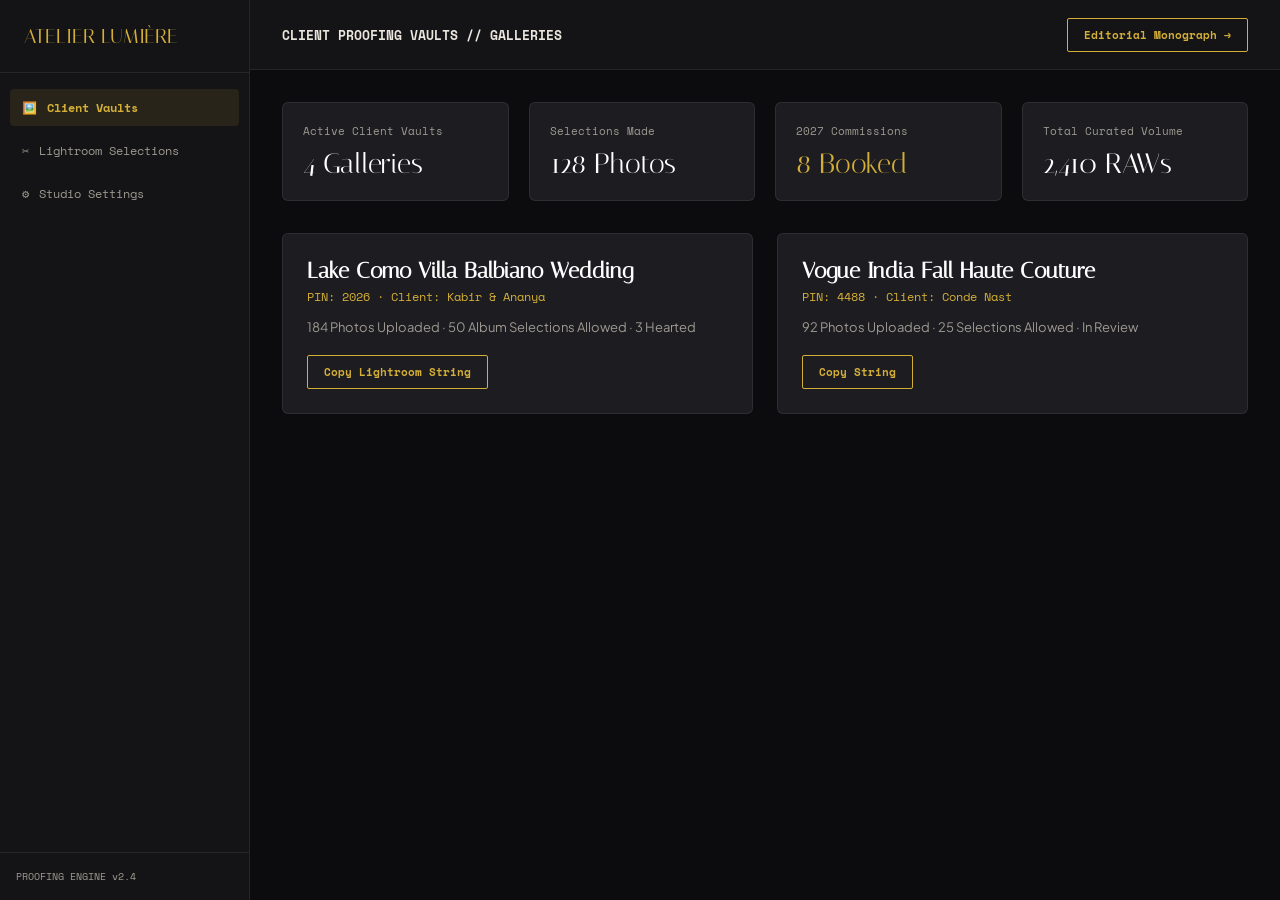
<file: public/admin.html>
<!DOCTYPE html>
<html lang="en">
<head>
  <meta charset="UTF-8">
  <meta name="viewport" content="width=device-width, initial-scale=1.0">
  <title data-brand="brand_name">Atelier Lumière Ops — Client Vault & Lightroom Culling Console</title>
  <link rel="preconnect" href="https://fonts.googleapis.com">
  <link rel="preconnect" href="https://fonts.gstatic.com" crossorigin>
  <link href="https://fonts.googleapis.com/css2?family=Italiana&family=Plus+Jakarta+Sans:wght@400;500;600;700&family=Space+Mono:wght@400;700&display=swap" rel="stylesheet">
  <script src="whitelabel.js"></script>
  <style>
    :root {
      --bg-base: #0c0c0e;
      --bg-surface: #141417;
      --bg-card: #1c1c21;
      --border-subtle: rgba(255, 255, 255, 0.08);
      --gold: #d4af37;
      --text-main: #ebe7df;
      --text-muted: #9e9a91;
      --font-serif: 'Italiana', serif;
      --font-mono: 'Space Mono', monospace;
      --font-sans: 'Plus Jakarta Sans', sans-serif;
      --sidebar-width: 250px;
    }

    * { box-sizing: border-box; margin: 0; padding: 0; }
    body {
      background-color: var(--bg-base);
      color: var(--text-main);
      font-family: var(--font-sans);
      display: flex;
      min-height: 100vh;
    }

    .sidebar {
      width: var(--sidebar-width);
      background: var(--bg-surface);
      border-right: 1px solid var(--border-subtle);
      display: flex;
      flex-direction: column;
      position: fixed;
      top: 0;
      bottom: 0;
      left: 0;
    }
    .sidebar-header {
      padding: 24px;
      font-family: var(--font-serif);
      font-size: 20px;
      border-bottom: 1px solid var(--border-subtle);
      color: var(--gold);
    }
    .sidebar-nav {
      list-style: none;
      padding: 16px 10px;
      display: flex;
      flex-direction: column;
      gap: 6px;
      flex: 1;
      font-family: var(--font-mono);
      font-size: 12px;
    }
    .nav-item {
      padding: 10px 12px;
      border-radius: 4px;
      color: var(--text-muted);
      cursor: pointer;
      display: flex;
      align-items: center;
      gap: 10px;
    }
    .nav-item:hover, .nav-item.active {
      background: rgba(212, 175, 55, 0.1);
      color: #fff;
    }
    .nav-item.active { color: var(--gold); font-weight: 700; }

    .main-wrap {
      margin-left: var(--sidebar-width);
      flex: 1;
      display: flex;
      flex-direction: column;
    }
    .topbar {
      height: 70px;
      background: var(--bg-surface);
      border-bottom: 1px solid var(--border-subtle);
      display: flex;
      align-items: center;
      justify-content: space-between;
      padding: 0 32px;
    }
    .content-body { padding: 32px; flex: 1; }

    /* METRICS */
    .metrics-grid {
      display: grid;
      grid-template-columns: repeat(4, 1fr);
      gap: 20px;
      margin-bottom: 32px;
    }
    @media (max-width: 1024px) {
      .metrics-grid { grid-template-columns: repeat(2, 1fr); }
    }
    .metric-card {
      background: var(--bg-card);
      border: 1px solid var(--border-subtle);
      border-radius: 6px;
      padding: 20px;
    }
    .metric-title {
      font-family: var(--font-mono);
      font-size: 11px;
      color: var(--text-muted);
      margin-bottom: 8px;
    }
    .metric-val {
      font-family: var(--font-serif);
      font-size: 28px;
      color: #fff;
    }

    .tab-pane { display: none; }
    .tab-pane.active { display: block; }

    /* ALBUM CARDS */
    .albums-grid {
      display: grid;
      grid-template-columns: repeat(auto-fit, minmax(320px, 1fr));
      gap: 24px;
    }
    .album-card {
      background: var(--bg-card);
      border: 1px solid var(--border-subtle);
      border-radius: 6px;
      padding: 24px;
    }
    .album-title {
      font-family: var(--font-serif);
      font-size: 22px;
      color: #fff;
      margin-bottom: 4px;
    }
    .album-pin {
      font-family: var(--font-mono);
      font-size: 12px;
      color: var(--gold);
      margin-bottom: 14px;
    }

    .btn {
      font-family: var(--font-mono);
      font-size: 11px;
      padding: 8px 16px;
      border: 1px solid var(--gold);
      background: var(--gold);
      color: #000;
      cursor: pointer;
      font-weight: 700;
      border-radius: 2px;
    }
    .btn-outline {
      background: transparent;
      color: var(--gold);
    }

    .toast-box {
      position: fixed;
      bottom: 24px;
      right: 24px;
      background: var(--bg-card);
      border: 1px solid var(--gold);
      color: #fff;
      font-family: var(--font-mono);
      font-size: 12px;
      padding: 12px 18px;
      border-radius: 4px;
      display: none;
      z-index: 999;
    }
  </style>
</head>
<body>

  <aside class="sidebar">
    <div class="sidebar-header" data-brand="brand_name">
      ATELIER LUMIÈRE
    </div>
    <ul class="sidebar-nav">
      <li class="nav-item active" onclick="switchTab('vaults', this)">
        <span>🖼️</span>
        <span>Client Vaults</span>
      </li>
      <li class="nav-item" onclick="switchTab('culling', this)">
        <span>✂️</span>
        <span>Lightroom Selections</span>
      </li>
      <li class="nav-item" onclick="switchTab('settings', this)">
        <span>⚙️</span>
        <span>Studio Settings</span>
      </li>
    </ul>
    <div style="padding: 16px; font-family: var(--font-mono); font-size: 10px; color: var(--text-muted); border-top: 1px solid var(--border-subtle);">
      PROOFING ENGINE v2.4
    </div>
  </aside>

  <div class="main-wrap">
    <header class="topbar">
      <div style="font-family: var(--font-mono); font-size: 13px; font-weight: 700;">
        CLIENT PROOFING VAULTS // GALLERIES
      </div>
      <a href="index.html" class="btn btn-outline" style="text-decoration: none;" target="_blank">
        Editorial Monograph &rarr;
      </a>
    </header>

    <main class="content-body">
      <div class="metrics-grid">
        <div class="metric-card">
          <div class="metric-title">Active Client Vaults</div>
          <div class="metric-val">4 Galleries</div>
        </div>
        <div class="metric-card">
          <div class="metric-title">Selections Made</div>
          <div class="metric-val">128 Photos</div>
        </div>
        <div class="metric-card">
          <div class="metric-title">2027 Commissions</div>
          <div class="metric-val" style="color: var(--gold);">8 Booked</div>
        </div>
        <div class="metric-card">
          <div class="metric-title">Total Curated Volume</div>
          <div class="metric-val">2,410 RAWs</div>
        </div>
      </div>

      <!-- TAB 1: VAULTS -->
      <section class="tab-pane active" id="tabVaults">
        <div class="albums-grid">
          <div class="album-card">
            <h3 class="album-title">Lake Como Villa Balbiano Wedding</h3>
            <div class="album-pin">PIN: 2026 · Client: Kabir & Ananya</div>
            <p style="font-size: 13px; color: var(--text-muted); margin-bottom: 20px;">
              184 Photos Uploaded · 50 Album Selections Allowed · 3 Hearted
            </p>
            <button class="btn btn-outline" onclick="copyFilter()">Copy Lightroom String</button>
          </div>

          <div class="album-card">
            <h3 class="album-title">Vogue India Fall Haute Couture</h3>
            <div class="album-pin">PIN: 4488 · Client: Conde Nast</div>
            <p style="font-size: 13px; color: var(--text-muted); margin-bottom: 20px;">
              92 Photos Uploaded · 25 Selections Allowed · In Review
            </p>
            <button class="btn btn-outline" onclick="showToast('Lightroom filter copied.')">Copy String</button>
          </div>
        </div>
      </section>

      <!-- TAB 2: CULLING -->
      <section class="tab-pane" id="tabCulling">
        <div style="background: var(--bg-card); border: 1px solid var(--border-subtle); padding: 24px; border-radius: 6px;">
          <div style="font-family: var(--font-mono); font-size: 13px; font-weight: 700; margin-bottom: 16px;">
            Client Selections with Retouching Directives (Kabir & Ananya)
          </div>
          <div style="font-size: 13px; color: var(--text-muted); line-height: 2;">
            ● <strong>IMG_8812.CR3</strong> — "Enhance evening rim lighting on veil"<br>
            ● <strong>IMG_8819.CR3</strong> — "Contender for front cover leather debossing"<br>
            ● <strong>IMG_8840.CR3</strong> — "Clean up background reflection on champagne glass"
          </div>
        </div>
      </section>

      <!-- TAB 3: SETTINGS -->
      <section class="tab-pane" id="tabSettings">
        <div style="background: var(--bg-card); border: 1px solid var(--border-subtle); padding: 24px; border-radius: 6px; max-width: 500px;">
          <div style="font-family: var(--font-mono); font-size: 13px; font-weight: 700; margin-bottom: 16px;">
            Proofing Rules
          </div>
          <div style="margin-bottom: 16px;">
            <label style="display: block; font-family: var(--font-mono); font-size: 11px; margin-bottom: 6px;">Studio WhatsApp</label>
            <input type="text" id="cfgWa" value="919061902295" style="width: 100%; background: #000; border: 1px solid var(--border-subtle); color: #fff; padding: 8px 12px; font-family: var(--font-mono);">
          </div>
          <button class="btn" onclick="showToast('Preferences updated.')">Save Preferences</button>
        </div>
      </section>
    </main>
  </div>

  <div class="toast-box" id="toastNotice"></div>

  <script>
    function copyFilter() {
      navigator.clipboard.writeText("IMG_8812.CR3, IMG_8819.CR3, IMG_8840.CR3");
      showToast("Copied Lightroom selection filter string!");
    }

    function switchTab(tab, el) {
      document.querySelectorAll('.nav-item').forEach(i => i.classList.remove('active'));
      el.classList.add('active');

      document.querySelectorAll('.tab-pane').forEach(p => p.classList.remove('active'));
      if (tab === 'vaults') document.getElementById('tabVaults').classList.add('active');
      else if (tab === 'culling') document.getElementById('tabCulling').classList.add('active');
      else if (tab === 'settings') document.getElementById('tabSettings').classList.add('active');
    }

    function showToast(msg) {
      const t = document.getElementById('toastNotice');
      t.textContent = msg;
      t.style.display = 'block';
      setTimeout(() => { t.style.display = 'none'; }, 3500);
    }
  </script>
</body>
</html>
</file>
